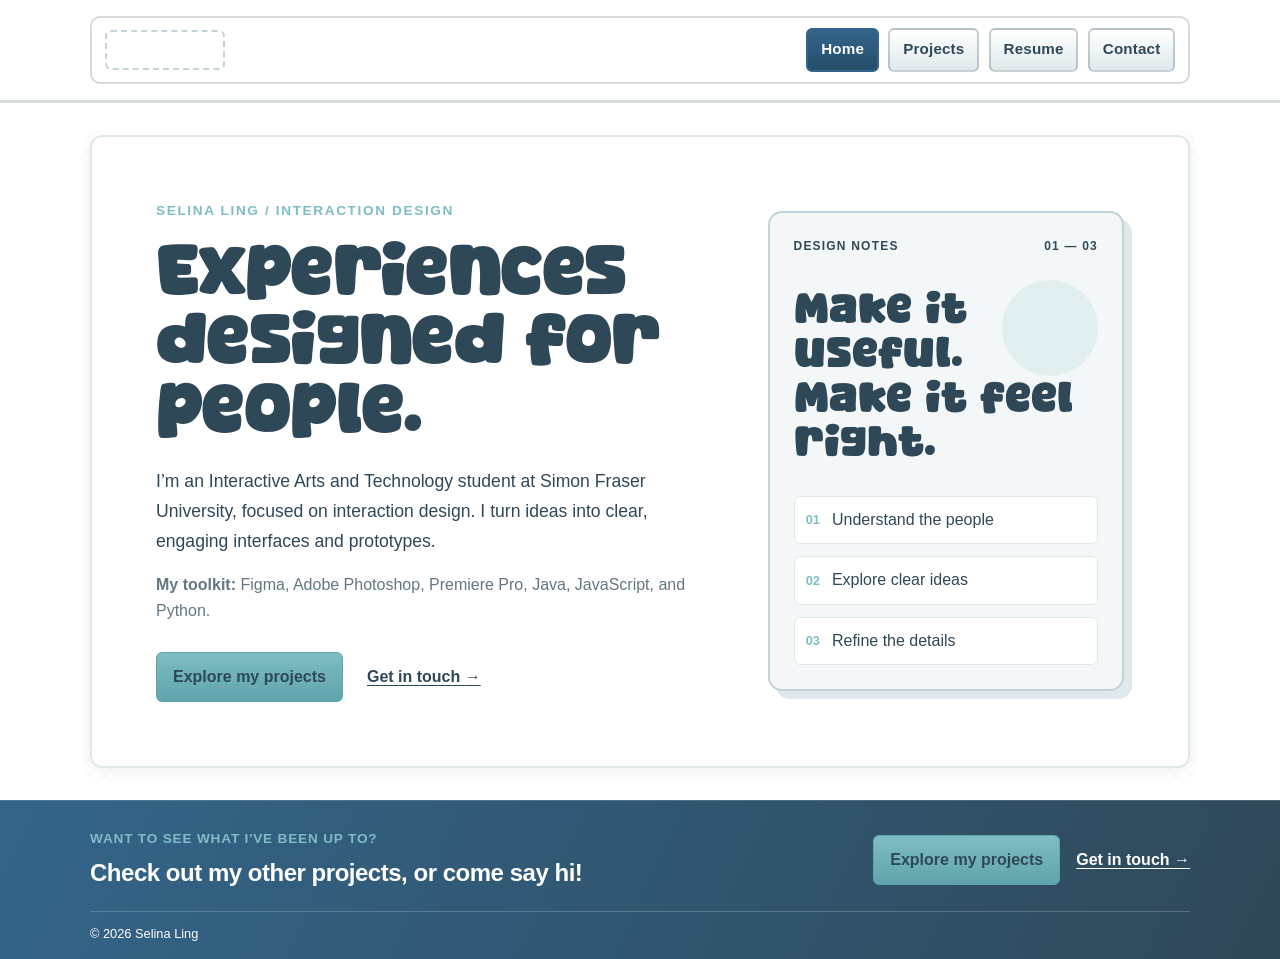
<file: index.html>
<!DOCTYPE html>

<html lang="en">

<head>
    <meta charset="utf-8">
    <meta name="viewport" content="width=device-width, initial-scale=1">
    <title>Selina Ling Portfolio 2026</title>

    <link href="css/styles.css" rel="stylesheet">
    <link href="css/loadFonts.css" rel="stylesheet">
</head>


<body>

    <header class="site-header">
        <nav class="site-nav" aria-label="Main navigation">
            <div class="nav-logo" aria-hidden="true"></div>
            <div class="nav-links">
                <a href="index.html" aria-current="page">Home</a>
                <a href="projects.html">Projects</a>
                <a href="resume.html">Resume</a>
                <a href="contact.html">Contact</a>
            </div>
        </nav>
    </header>

    <main class="page-content home-page">
        <section class="home-hero" aria-labelledby="home-title">
            <div class="home-hero__copy">
                <p class="home-eyebrow">Selina Ling <span aria-hidden="true">/</span> Interaction Design</p>
                <h1 id="home-title">Experiences designed for people.</h1>
                <p class="home-lede">I’m an Interactive Arts and Technology student at Simon Fraser University, focused on interaction design. I turn ideas into clear, engaging interfaces and prototypes.</p>
                <p class="home-tools"><strong>My toolkit:</strong> Figma, Adobe Photoshop, Premiere Pro, Java, JavaScript, and Python.</p>
                <div class="home-actions">
                    <a class="home-button" href="projects.html">Explore my projects</a>
                    <a class="home-text-link" href="contact.html">Get in touch <span aria-hidden="true">→</span></a>
                </div>
            </div>

            <aside class="home-visual" aria-label="A snapshot of my design approach">
                <div class="home-visual__header">
                    <span>DESIGN NOTES</span>
                    <span>01 — 03</span>
                </div>
                <p class="home-visual__title">Make it useful.<br>Make it feel right.</p>
                <ol class="home-steps">
                    <li><span>01</span> Understand the people</li>
                    <li><span>02</span> Explore clear ideas</li>
                    <li><span>03</span> Refine the details</li>
                </ol>
                <span class="home-visual__spark" aria-hidden="true"></span>
            </aside>
        </section>
    </main>

    <footer class="site-footer">
        <div class="site-footer__inner">
            <div>
                <p class="site-footer__eyebrow">Want to see what I've been up to?</p>
                <h2>Check out my other projects, or come say hi!</h2>
            </div>
            <div class="site-footer__actions">
                <a class="site-footer__projects" href="projects.html">Explore my projects</a>
                <a class="site-footer__contact" href="contact.html">Get in touch <span aria-hidden="true">&rarr;</span></a>
            </div>
        </div>
        <p class="site-footer__copyright">&copy; 2026 Selina Ling</p>
    </footer>

</body>


</html>
</file>
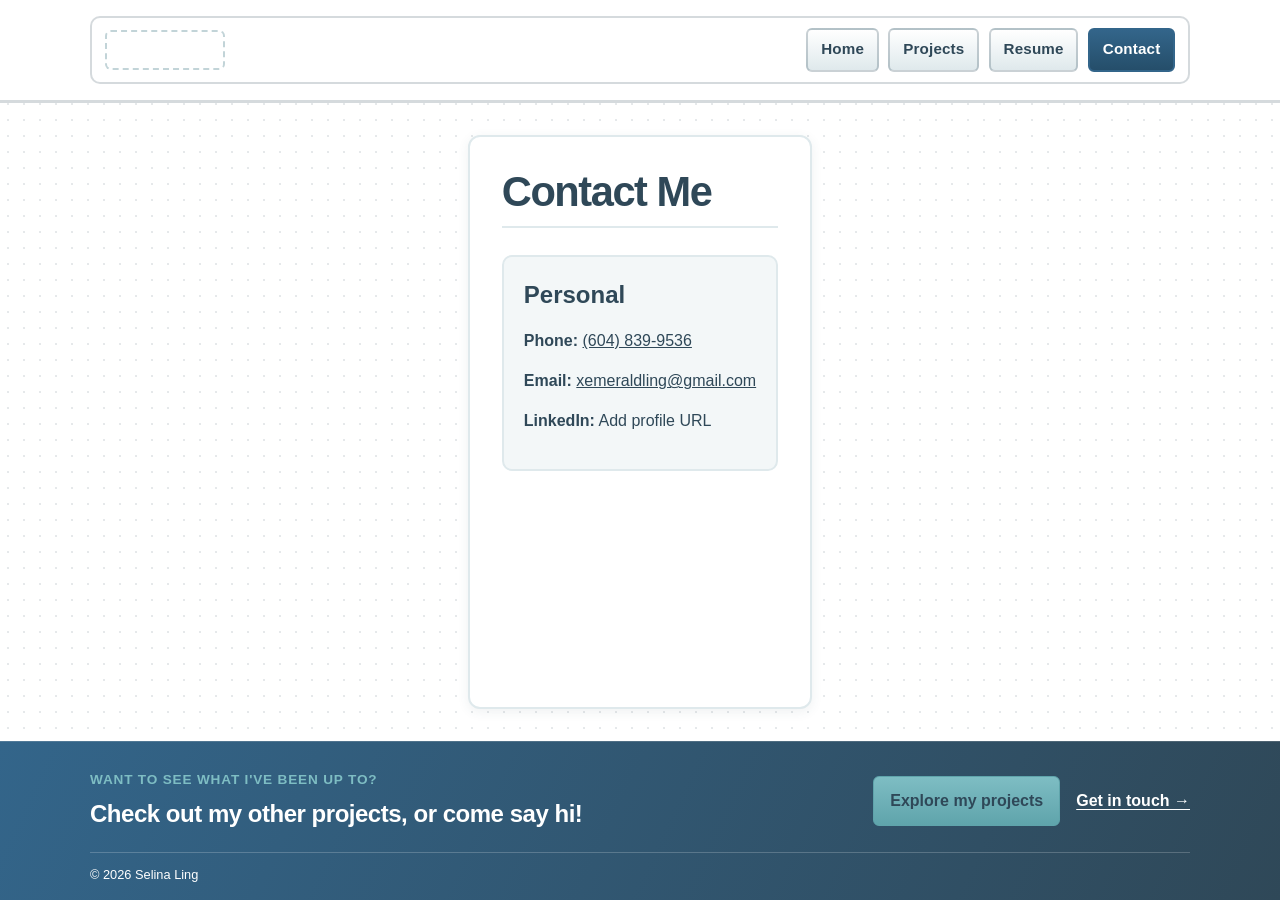
<file: contact.html>
<!DOCTYPE html>
<html lang="en">
<head>
    <meta charset="utf-8">
    <meta name="viewport" content="width=device-width, initial-scale=1">
    <title>Contact | Selina Ling Portfolio</title>
    <link href="css/styles.css" rel="stylesheet">
    <link href="css/loadFonts.css" rel="stylesheet">
</head>
<body>
    <header class="site-header">
        <nav class="site-nav" aria-label="Main navigation">
            <div class="nav-logo" aria-hidden="true"></div>
            <div class="nav-links">
                <a href="index.html">Home</a>
                <a href="projects.html">Projects</a>
                <a href="resume.html">Resume</a>
                <a href="contact.html" aria-current="page">Contact</a>
            </div>
        </nav>
    </header>
    <main class="page-content">
        <h1>Contact Me</h1>
        <div class="contact-grid">
            <section class="contact-card" aria-labelledby="contact-personal">
                <h2 id="contact-personal">Personal</h2>
                <p><strong>Phone:</strong> <a href="tel:+16048399536">(604) 839-9536</a></p>
                <p><strong>Email:</strong> <a href="mailto:xemeraldling@gmail.com">xemeraldling@gmail.com</a></p>
                <p><strong>LinkedIn:</strong> Add profile URL</p>
            </section>
        </div>
    </main>
    <footer class="site-footer">
        <div class="site-footer__inner">
            <div>
                <p class="site-footer__eyebrow">Want to see what I've been up to?</p>
                <h2>Check out my other projects, or come say hi!</h2>
            </div>
            <div class="site-footer__actions">
                <a class="site-footer__projects" href="projects.html">Explore my projects</a>
                <a class="site-footer__contact" href="contact.html">Get in touch <span aria-hidden="true">&rarr;</span></a>
            </div>
        </div>
        <p class="site-footer__copyright">&copy; 2026 Selina Ling</p>
    </footer>
</body>
</html>
</file>
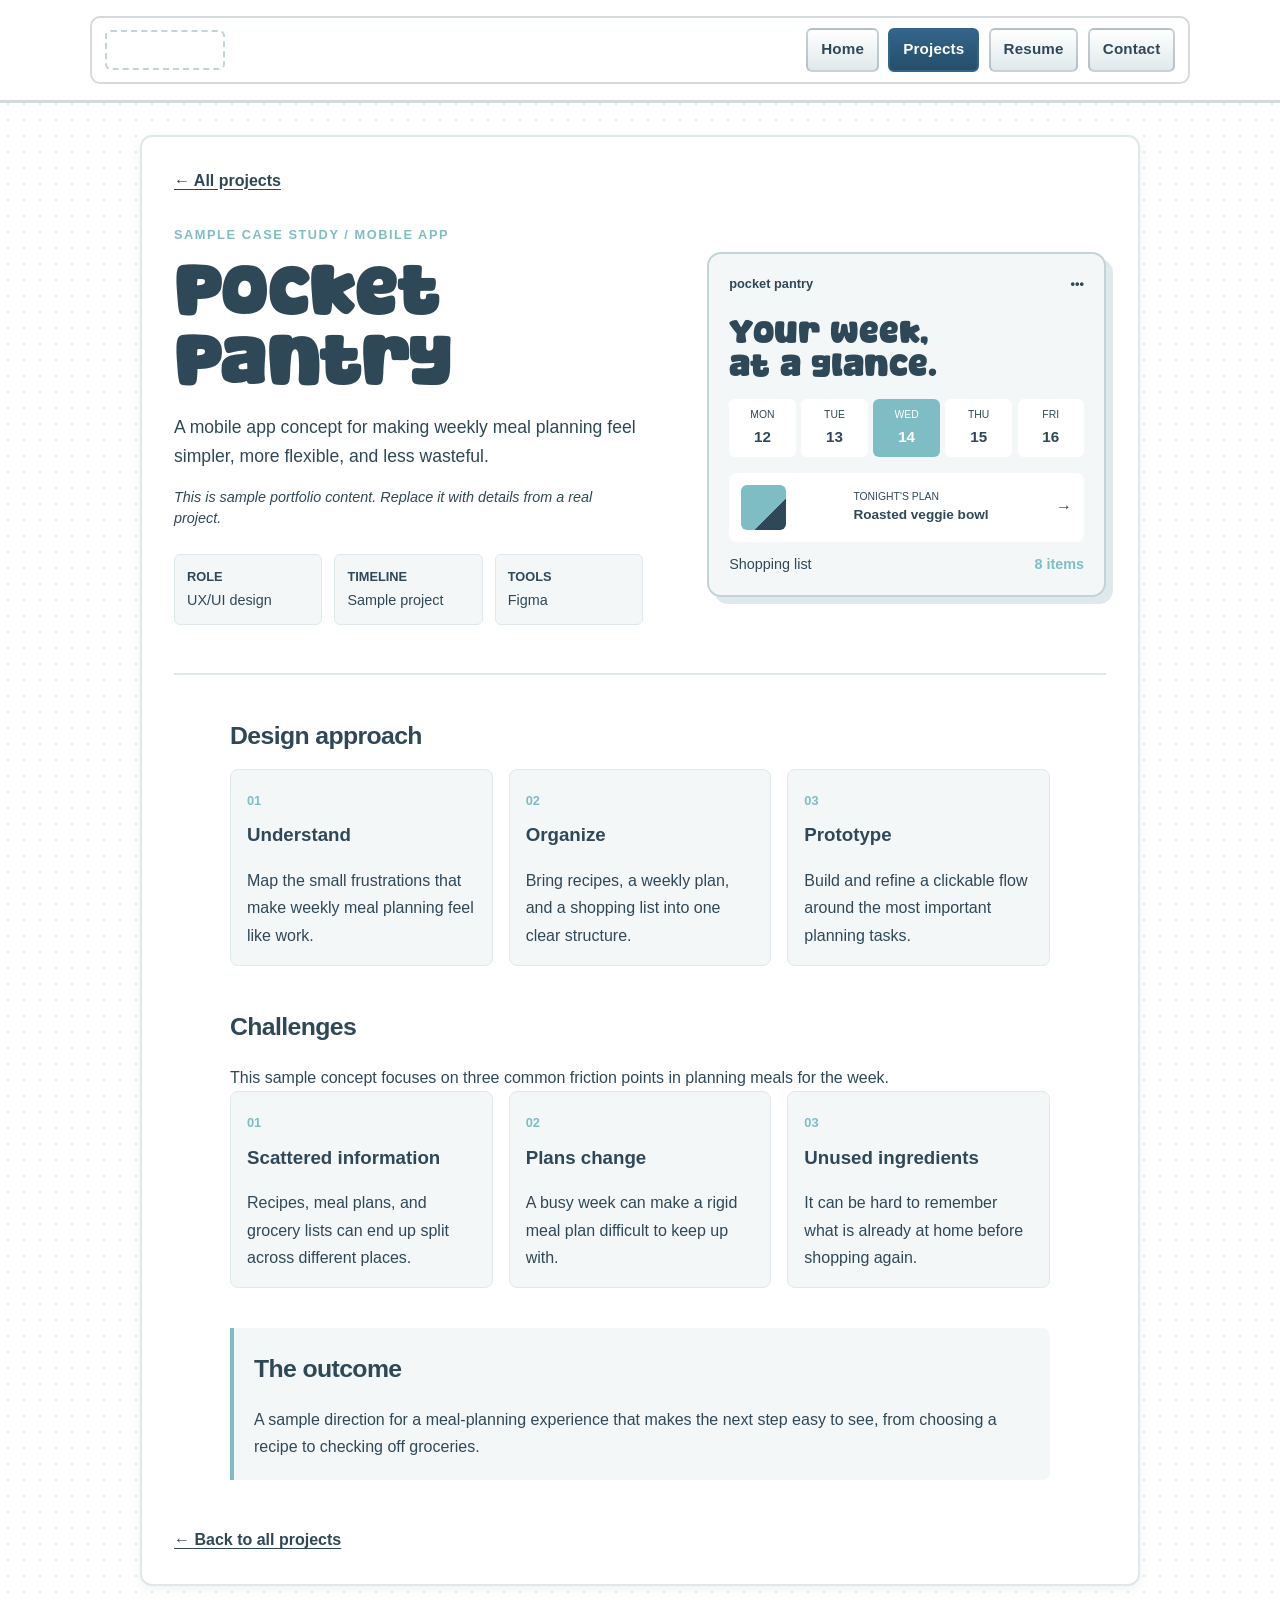
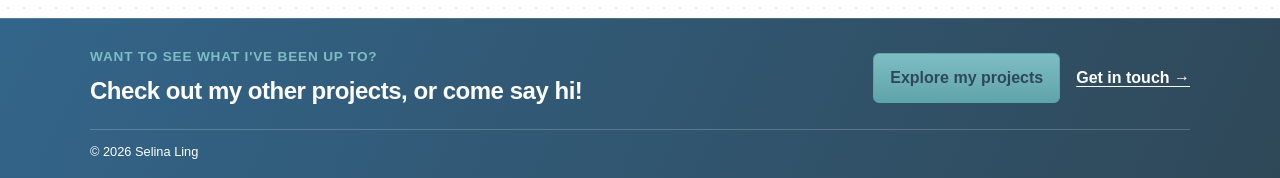
<file: project-sample.html>
<!DOCTYPE html>
<html lang="en">
<head>
    <meta charset="utf-8">
    <meta name="viewport" content="width=device-width, initial-scale=1">
    <title>Pocket Pantry | Selina Ling Portfolio</title>
    <link href="css/styles.css" rel="stylesheet">
    <link href="css/loadFonts.css" rel="stylesheet">
</head>
<body>
    <header class="site-header">
        <nav class="site-nav" aria-label="Main navigation">
            <div class="nav-logo" aria-hidden="true"></div>
            <div class="nav-links">
                <a href="index.html">Home</a>
                <a href="projects.html" aria-current="page">Projects</a>
                <a href="resume.html">Resume</a>
                <a href="contact.html">Contact</a>
            </div>
        </nav>
    </header>
    <main class="page-content case-study">
        <a class="case-study__back" href="projects.html"><span aria-hidden="true">&larr;</span> All projects</a>
        <section class="case-study__hero" aria-labelledby="case-study-title">
            <div class="case-study__intro">
                <p class="case-study__eyebrow">Sample case study <span aria-hidden="true">/</span> Mobile app</p>
                <h1 id="case-study-title">Pocket Pantry</h1>
                <p class="case-study__lead">A mobile app concept for making weekly meal planning feel simpler, more flexible, and less wasteful.</p>
                <p class="case-study__note">This is sample portfolio content. Replace it with details from a real project.</p>
                <dl class="case-study__meta">
                    <div>
                        <dt>Role</dt>
                        <dd>UX/UI design</dd>
                    </div>
                    <div>
                        <dt>Timeline</dt>
                        <dd>Sample project</dd>
                    </div>
                    <div>
                        <dt>Tools</dt>
                        <dd>Figma</dd>
                    </div>
                </dl>
            </div>
            <aside class="case-study-preview" aria-label="Illustrative meal-planning app screen">
                <div class="case-study-preview__top">
                    <span>pocket pantry</span>
                    <span aria-hidden="true">•••</span>
                </div>
                <p class="case-study-preview__greeting">Your week,<br>at a glance.</p>
                <div class="case-study-preview__week">
                    <span>MON<strong>12</strong></span>
                    <span>TUE<strong>13</strong></span>
                    <span class="is-selected">WED<strong>14</strong></span>
                    <span>THU<strong>15</strong></span>
                    <span>FRI<strong>16</strong></span>
                </div>
                <div class="case-study-preview__meal">
                    <span class="case-study-preview__meal-image" aria-hidden="true"></span>
                    <span><small>TONIGHT'S PLAN</small><strong>Roasted veggie bowl</strong></span>
                    <span aria-hidden="true">&rarr;</span>
                </div>
                <p class="case-study-preview__list">Shopping list <strong>8 items</strong></p>
            </aside>
        </section>

        <section class="case-study__section" aria-labelledby="case-study-approach">
            <h2 id="case-study-approach">Design approach</h2>
            <div class="case-study-steps">
                <article>
                    <span>01</span>
                    <h3>Understand</h3>
                    <p>Map the small frustrations that make weekly meal planning feel like work.</p>
                </article>
                <article>
                    <span>02</span>
                    <h3>Organize</h3>
                    <p>Bring recipes, a weekly plan, and a shopping list into one clear structure.</p>
                </article>
                <article>
                    <span>03</span>
                    <h3>Prototype</h3>
                    <p>Build and refine a clickable flow around the most important planning tasks.</p>
                </article>
            </div>
        </section>

        <section class="case-study__section" aria-labelledby="case-study-challenges">
            <h2 id="case-study-challenges">Challenges</h2>
            <p>This sample concept focuses on three common friction points in planning meals for the week.</p>
            <div class="case-study-challenges">
                <article>
                    <span>01</span>
                    <h3>Scattered information</h3>
                    <p>Recipes, meal plans, and grocery lists can end up split across different places.</p>
                </article>
                <article>
                    <span>02</span>
                    <h3>Plans change</h3>
                    <p>A busy week can make a rigid meal plan difficult to keep up with.</p>
                </article>
                <article>
                    <span>03</span>
                    <h3>Unused ingredients</h3>
                    <p>It can be hard to remember what is already at home before shopping again.</p>
                </article>
            </div>
        </section>

        <section class="case-study__section case-study__outcome" aria-labelledby="case-study-outcome">
            <h2 id="case-study-outcome">The outcome</h2>
            <p>A sample direction for a meal-planning experience that makes the next step easy to see, from choosing a recipe to checking off groceries.</p>
        </section>

        <a class="case-study__back case-study__back--bottom" href="projects.html"><span aria-hidden="true">&larr;</span> Back to all projects</a>
    </main>
    <footer class="site-footer">
        <div class="site-footer__inner">
            <div>
                <p class="site-footer__eyebrow">Want to see what I've been up to?</p>
                <h2>Check out my other projects, or come say hi!</h2>
            </div>
            <div class="site-footer__actions">
                <a class="site-footer__projects" href="projects.html">Explore my projects</a>
                <a class="site-footer__contact" href="contact.html">Get in touch <span aria-hidden="true">&rarr;</span></a>
            </div>
        </div>
        <p class="site-footer__copyright">&copy; 2026 Selina Ling</p>
    </footer>
</body>
</html>
</file>
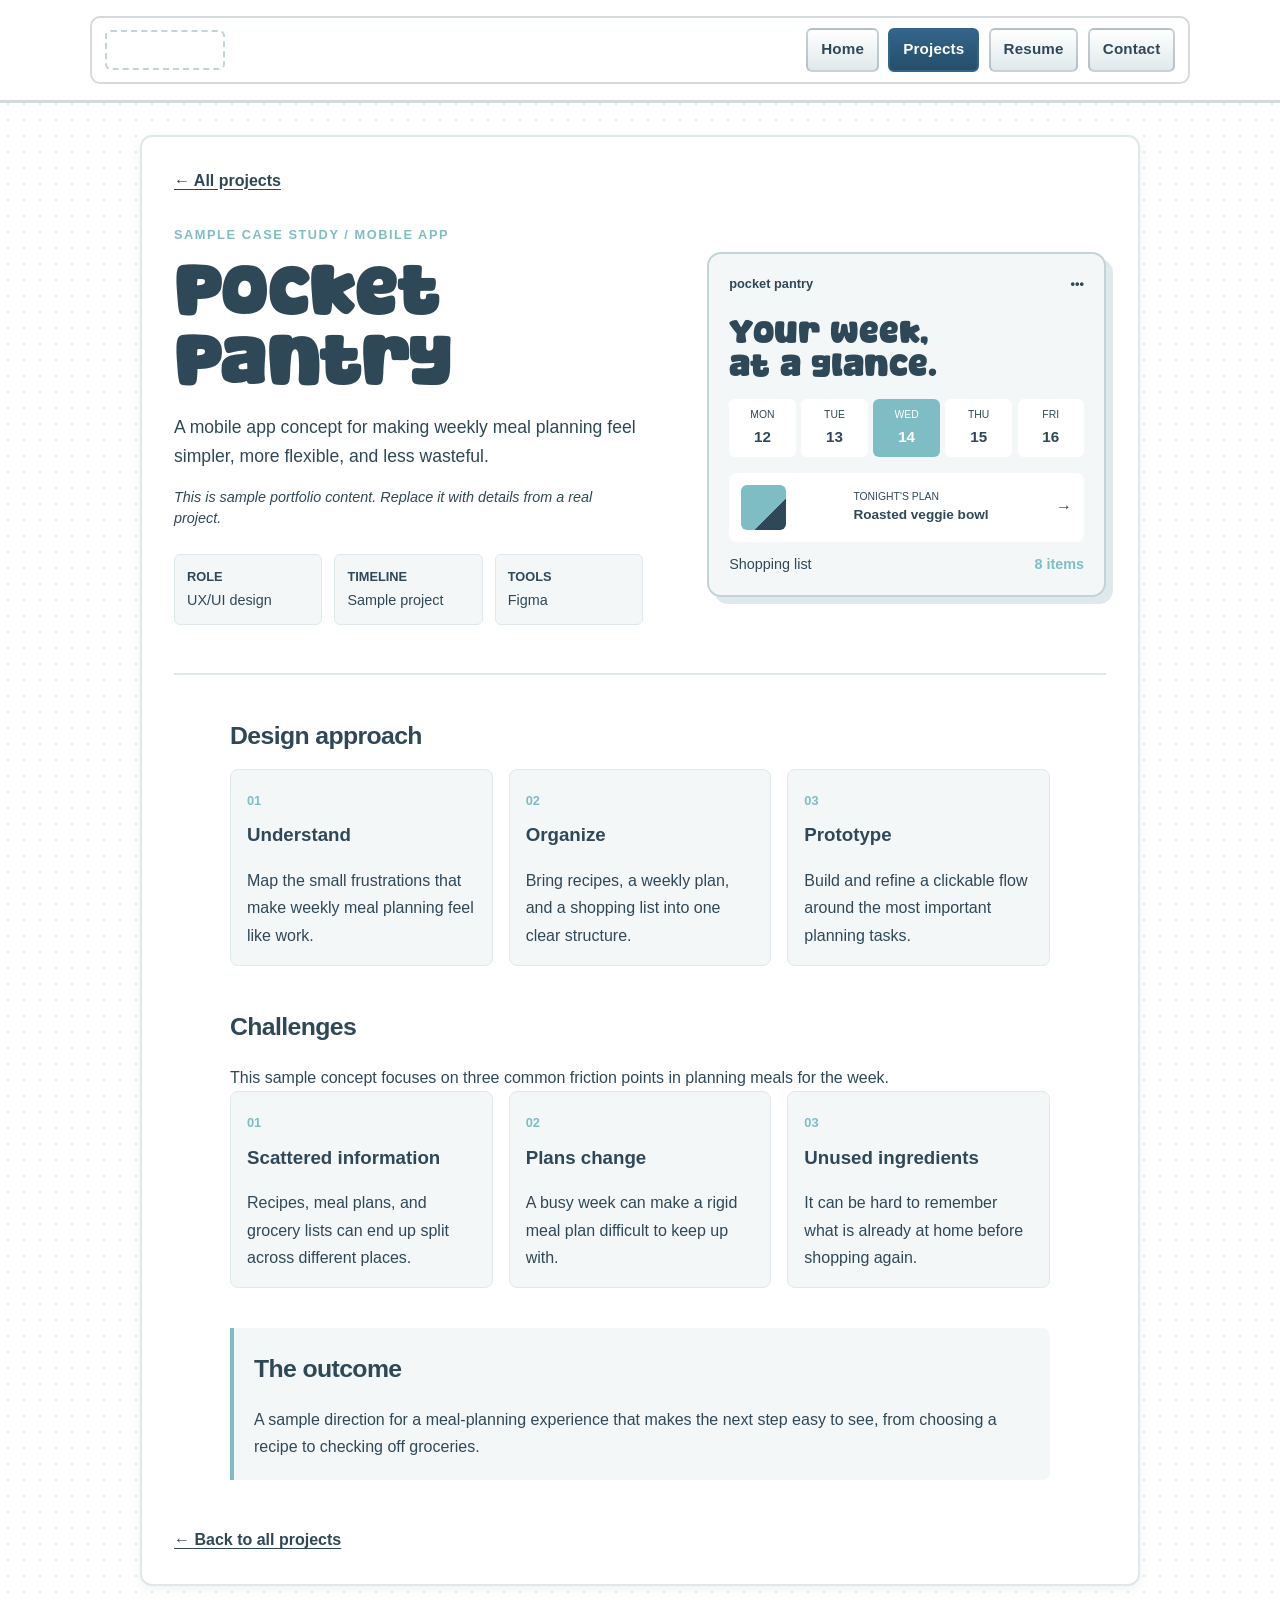
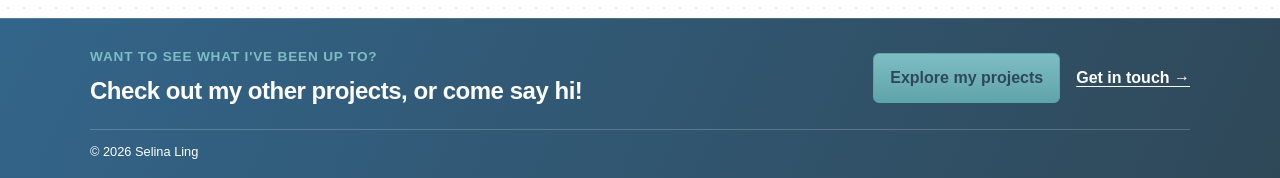
<file: projectBiteMap.html>
<!DOCTYPE html>
<html lang="en">
<head>
    <meta charset="utf-8">
    <meta name="viewport" content="width=device-width, initial-scale=1">
    <title>Towards The Light | Selina Ling Portfolio</title>
    <link href="css/styles.css" rel="stylesheet">
    <link href="css/loadFonts.css" rel="stylesheet">
</head>
<body>
    <header class="site-header">
        <nav class="site-nav" aria-label="Main navigation">
            <div class="nav-logo" aria-hidden="true"></div>
            <div class="nav-links">
                <a href="index.html">Home</a>
                <a href="projects.html" aria-current="page">Projects</a>
                <a href="resume.html">Resume</a>
                <a href="contact.html">Contact</a>
            </div>
        </nav>
    </header>
    <main class="page-content case-study">
        <a class="case-study__back" href="projects.html"><span aria-hidden="true">&larr;</span> All projects</a>
        <section class="case-study__hero" aria-labelledby="case-study-title">
            <div class="case-study__intro">
                <p class="case-study__eyebrow">Sample case study <span aria-hidden="true">/</span> Mobile app</p>
                <h1 id="case-study-title">Pocket Pantry</h1>
                <p class="case-study__lead">A mobile app concept for making weekly meal planning feel simpler, more flexible, and less wasteful.</p>
                <p class="case-study__note">This is sample portfolio content. Replace it with details from a real project.</p>
                <dl class="case-study__meta">
                    <div>
                        <dt>Role</dt>
                        <dd>UX/UI design</dd>
                    </div>
                    <div>
                        <dt>Timeline</dt>
                        <dd>Sample project</dd>
                    </div>
                    <div>
                        <dt>Tools</dt>
                        <dd>Figma</dd>
                    </div>
                </dl>
            </div>
            <aside class="case-study-preview" aria-label="Illustrative meal-planning app screen">
                <div class="case-study-preview__top">
                    <span>pocket pantry</span>
                    <span aria-hidden="true">•••</span>
                </div>
                <p class="case-study-preview__greeting">Your week,<br>at a glance.</p>
                <div class="case-study-preview__week">
                    <span>MON<strong>12</strong></span>
                    <span>TUE<strong>13</strong></span>
                    <span class="is-selected">WED<strong>14</strong></span>
                    <span>THU<strong>15</strong></span>
                    <span>FRI<strong>16</strong></span>
                </div>
                <div class="case-study-preview__meal">
                    <span class="case-study-preview__meal-image" aria-hidden="true"></span>
                    <span><small>TONIGHT'S PLAN</small><strong>Roasted veggie bowl</strong></span>
                    <span aria-hidden="true">&rarr;</span>
                </div>
                <p class="case-study-preview__list">Shopping list <strong>8 items</strong></p>
            </aside>
        </section>

        <section class="case-study__section" aria-labelledby="case-study-approach">
            <h2 id="case-study-approach">Design approach</h2>
            <div class="case-study-steps">
                <article>
                    <span>01</span>
                    <h3>Understand</h3>
                    <p>Map the small frustrations that make weekly meal planning feel like work.</p>
                </article>
                <article>
                    <span>02</span>
                    <h3>Organize</h3>
                    <p>Bring recipes, a weekly plan, and a shopping list into one clear structure.</p>
                </article>
                <article>
                    <span>03</span>
                    <h3>Prototype</h3>
                    <p>Build and refine a clickable flow around the most important planning tasks.</p>
                </article>
            </div>
        </section>

        <section class="case-study__section" aria-labelledby="case-study-challenges">
            <h2 id="case-study-challenges">Challenges</h2>
            <p>This sample concept focuses on three common friction points in planning meals for the week.</p>
            <div class="case-study-challenges">
                <article>
                    <span>01</span>
                    <h3>Scattered information</h3>
                    <p>Recipes, meal plans, and grocery lists can end up split across different places.</p>
                </article>
                <article>
                    <span>02</span>
                    <h3>Plans change</h3>
                    <p>A busy week can make a rigid meal plan difficult to keep up with.</p>
                </article>
                <article>
                    <span>03</span>
                    <h3>Unused ingredients</h3>
                    <p>It can be hard to remember what is already at home before shopping again.</p>
                </article>
            </div>
        </section>

        <section class="case-study__section case-study__outcome" aria-labelledby="case-study-outcome">
            <h2 id="case-study-outcome">The outcome</h2>
            <p>A sample direction for a meal-planning experience that makes the next step easy to see, from choosing a recipe to checking off groceries.</p>
        </section>

        <a class="case-study__back case-study__back--bottom" href="projects.html"><span aria-hidden="true">&larr;</span> Back to all projects</a>
    </main>
    <footer class="site-footer">
        <div class="site-footer__inner">
            <div>
                <p class="site-footer__eyebrow">Want to see what I've been up to?</p>
                <h2>Check out my other projects, or come say hi!</h2>
            </div>
            <div class="site-footer__actions">
                <a class="site-footer__projects" href="projects.html">Explore my projects</a>
                <a class="site-footer__contact" href="contact.html">Get in touch <span aria-hidden="true">&rarr;</span></a>
            </div>
        </div>
        <p class="site-footer__copyright">&copy; 2026 Selina Ling</p>
    </footer>
</body>
</html>
</file>
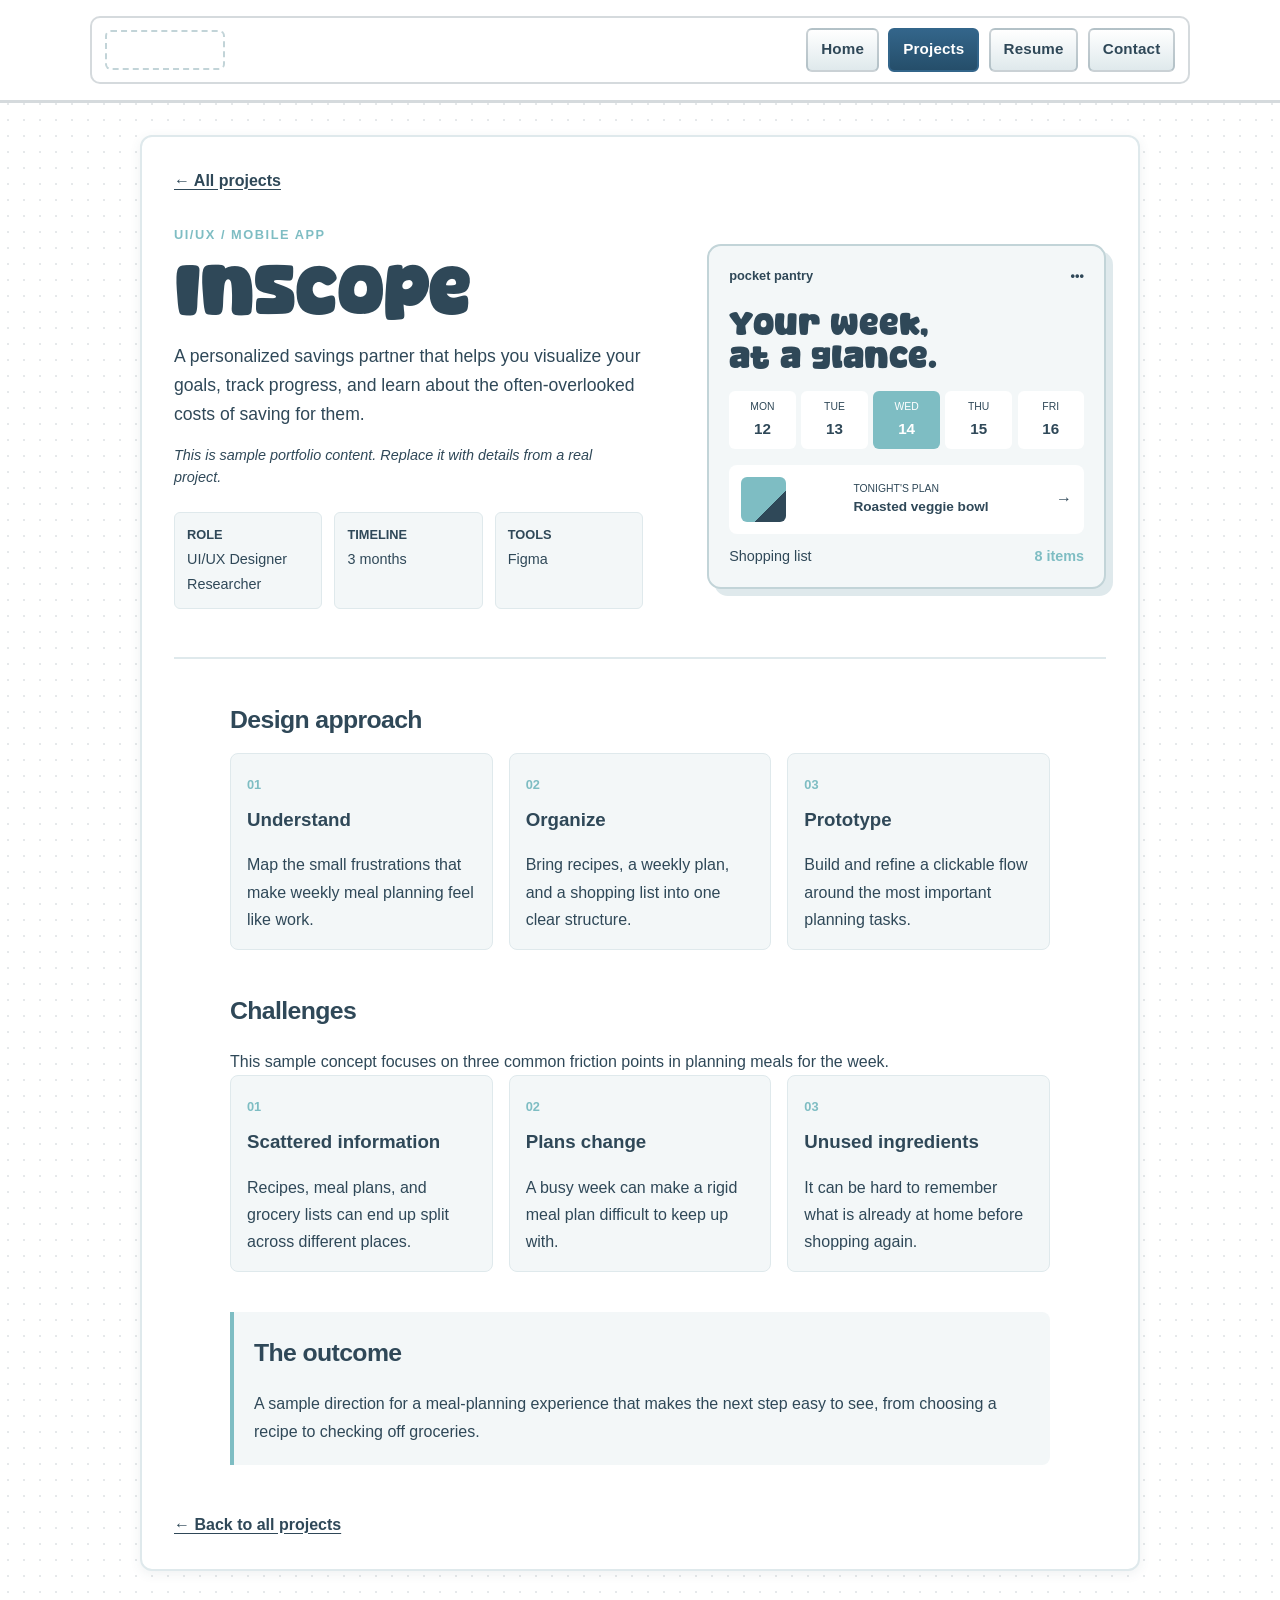
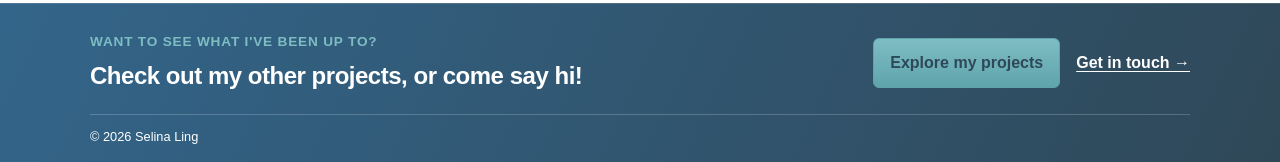
<file: projectInScope.html>
<!DOCTYPE html>
<html lang="en">
<head>
    <meta charset="utf-8">
    <meta name="viewport" content="width=device-width, initial-scale=1">
    <title>InScope | Selina Ling Portfolio</title>
    <link href="css/styles.css" rel="stylesheet">
    <link href="css/loadFonts.css" rel="stylesheet">
</head>
<body>
    <header class="site-header">
        <nav class="site-nav" aria-label="Main navigation">
            <div class="nav-logo" aria-hidden="true"></div>
            <div class="nav-links">
                <a href="index.html">Home</a>
                <a href="projects.html" aria-current="page">Projects</a>
                <a href="resume.html">Resume</a>
                <a href="contact.html">Contact</a>
            </div>
        </nav>
    </header>
    <main class="page-content case-study">
        <a class="case-study__back" href="projects.html"><span aria-hidden="true">&larr;</span> All projects</a>
        <section class="case-study__hero" aria-labelledby="case-study-title">
            <div class="case-study__intro">
                <p class="case-study__eyebrow">UI/UX / Mobile App</p>
                <h1 id="case-study-title">InScope</h1>
                <p class="case-study__lead">A personalized savings partner that helps you visualize your goals, track progress, and learn about the often-overlooked costs of saving for them.</p>
                <p class="case-study__note">This is sample portfolio content. Replace it with details from a real project.</p>
                <dl class="case-study__meta">
                    <div>
                        <dt>Role</dt>
                        <dd>UI/UX Designer</dd>
                        <dd>Researcher</dd>
                    </div>
                    <div>
                        <dt>Timeline</dt>
                        <dd>3 months</dd>
                    </div>
                    <div>
                        <dt>Tools</dt>
                        <dd>Figma</dd>
                    </div>
                </dl>
            </div>
            <aside class="case-study-preview" aria-label="Illustrative meal-planning app screen">
                <div class="case-study-preview__top">
                    <span>pocket pantry</span>
                    <span aria-hidden="true">•••</span>
                </div>
                <p class="case-study-preview__greeting">Your week,<br>at a glance.</p>
                <div class="case-study-preview__week">
                    <span>MON<strong>12</strong></span>
                    <span>TUE<strong>13</strong></span>
                    <span class="is-selected">WED<strong>14</strong></span>
                    <span>THU<strong>15</strong></span>
                    <span>FRI<strong>16</strong></span>
                </div>
                <div class="case-study-preview__meal">
                    <span class="case-study-preview__meal-image" aria-hidden="true"></span>
                    <span><small>TONIGHT'S PLAN</small><strong>Roasted veggie bowl</strong></span>
                    <span aria-hidden="true">&rarr;</span>
                </div>
                <p class="case-study-preview__list">Shopping list <strong>8 items</strong></p>
            </aside>
        </section>

        <section class="case-study__section" aria-labelledby="case-study-approach">
            <h2 id="case-study-approach">Design approach</h2>
            <div class="case-study-steps">
                <article>
                    <span>01</span>
                    <h3>Understand</h3>
                    <p>Map the small frustrations that make weekly meal planning feel like work.</p>
                </article>
                <article>
                    <span>02</span>
                    <h3>Organize</h3>
                    <p>Bring recipes, a weekly plan, and a shopping list into one clear structure.</p>
                </article>
                <article>
                    <span>03</span>
                    <h3>Prototype</h3>
                    <p>Build and refine a clickable flow around the most important planning tasks.</p>
                </article>
            </div>
        </section>

        <section class="case-study__section" aria-labelledby="case-study-challenges">
            <h2 id="case-study-challenges">Challenges</h2>
            <p>This sample concept focuses on three common friction points in planning meals for the week.</p>
            <div class="case-study-challenges">
                <article>
                    <span>01</span>
                    <h3>Scattered information</h3>
                    <p>Recipes, meal plans, and grocery lists can end up split across different places.</p>
                </article>
                <article>
                    <span>02</span>
                    <h3>Plans change</h3>
                    <p>A busy week can make a rigid meal plan difficult to keep up with.</p>
                </article>
                <article>
                    <span>03</span>
                    <h3>Unused ingredients</h3>
                    <p>It can be hard to remember what is already at home before shopping again.</p>
                </article>
            </div>
        </section>

        <section class="case-study__section case-study__outcome" aria-labelledby="case-study-outcome">
            <h2 id="case-study-outcome">The outcome</h2>
            <p>A sample direction for a meal-planning experience that makes the next step easy to see, from choosing a recipe to checking off groceries.</p>
        </section>

        <a class="case-study__back case-study__back--bottom" href="projects.html"><span aria-hidden="true">&larr;</span> Back to all projects</a>
    </main>
    <footer class="site-footer">
        <div class="site-footer__inner">
            <div>
                <p class="site-footer__eyebrow">Want to see what I've been up to?</p>
                <h2>Check out my other projects, or come say hi!</h2>
            </div>
            <div class="site-footer__actions">
                <a class="site-footer__projects" href="projects.html">Explore my projects</a>
                <a class="site-footer__contact" href="contact.html">Get in touch <span aria-hidden="true">&rarr;</span></a>
            </div>
        </div>
        <p class="site-footer__copyright">&copy; 2026 Selina Ling</p>
    </footer>
</body>
</html>
</file>
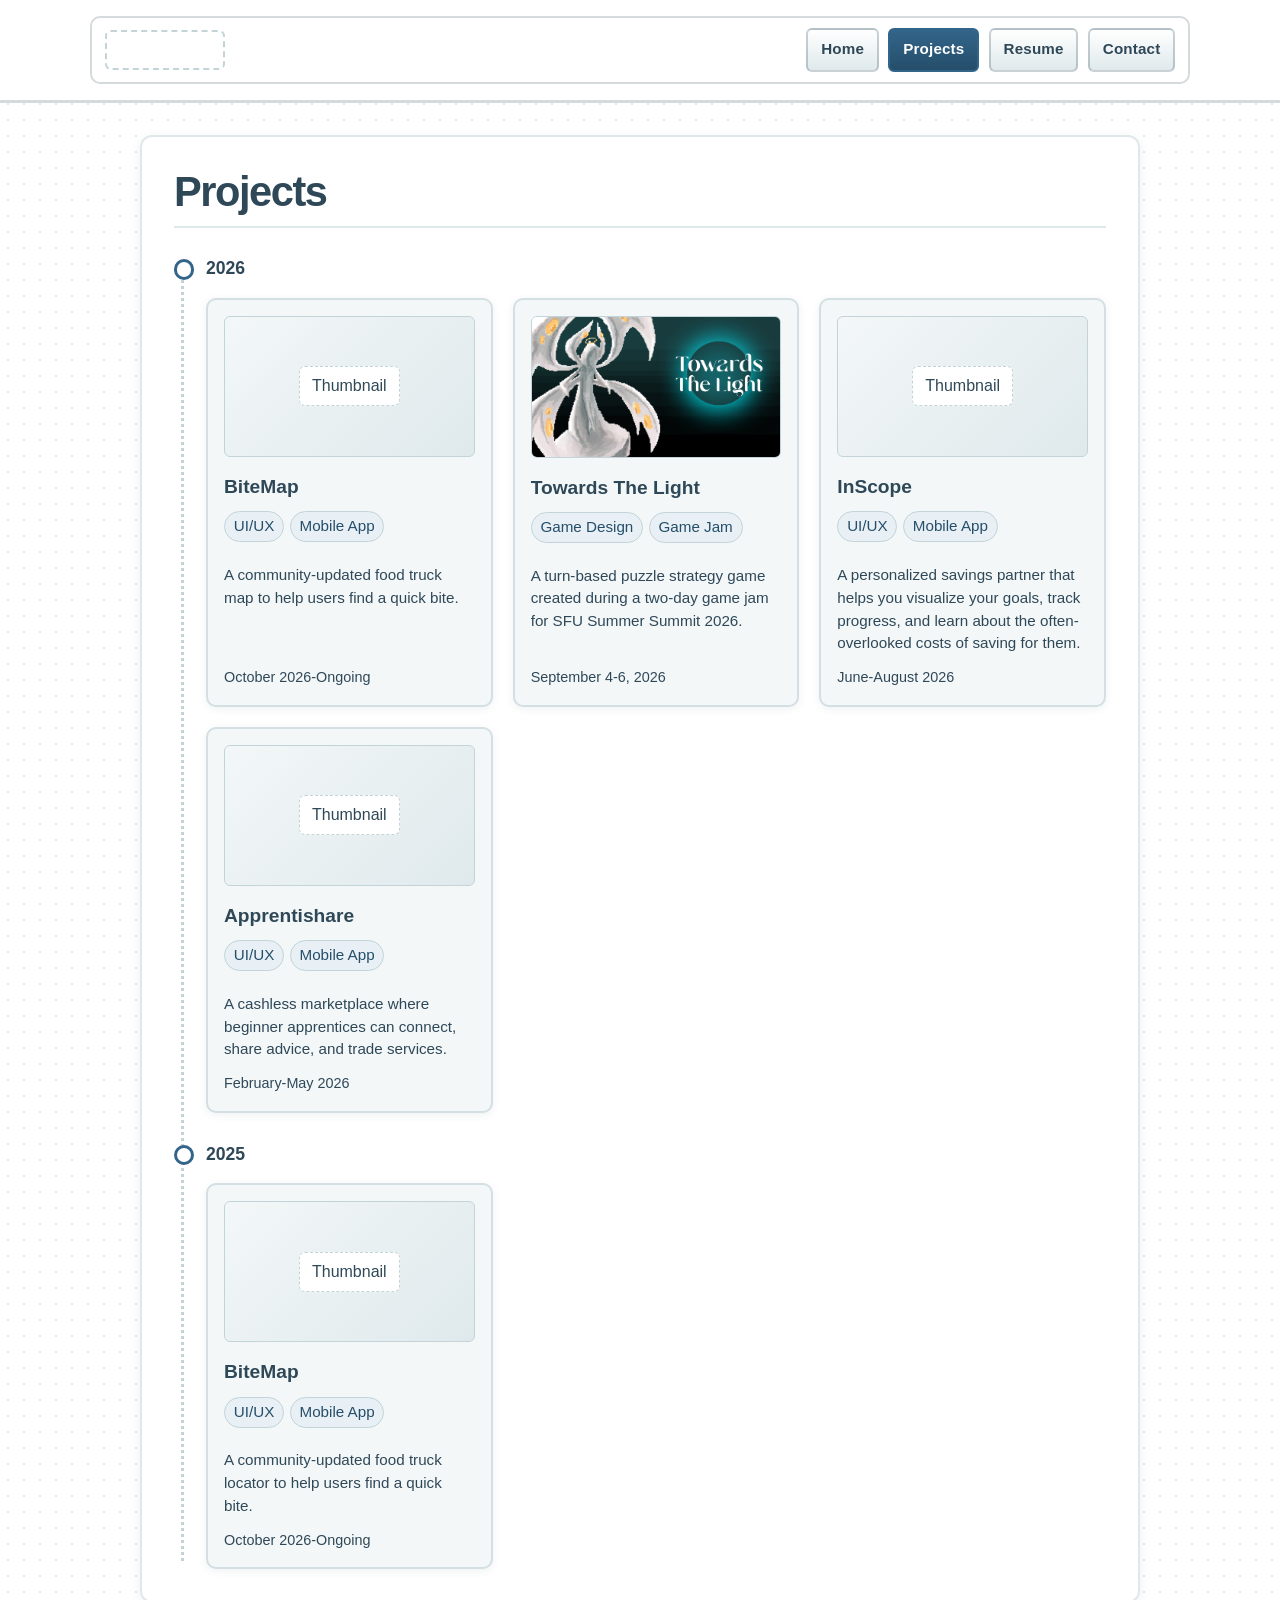
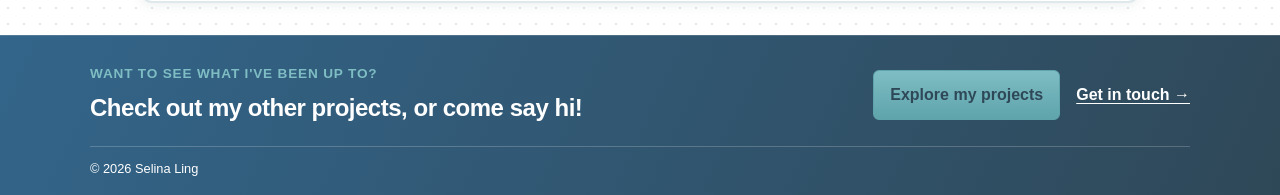
<file: projects.html>
<!DOCTYPE html>
<html lang="en">
<head>
    <meta charset="utf-8">
    <meta name="viewport" content="width=device-width, initial-scale=1">
    <title>Projects | Selina Ling Portfolio</title>
    <link href="css/styles.css" rel="stylesheet">
    <link href="css/loadFonts.css" rel="stylesheet">
</head>
<body>
    <header class="site-header">
        <nav class="site-nav" aria-label="Main navigation">
            <div class="nav-logo" aria-hidden="true"></div>
            <div class="nav-links">
                <a href="index.html">Home</a>
                <a href="projects.html" aria-current="page">Projects</a>
                <a href="resume.html">Resume</a>
                <a href="contact.html">Contact</a>
            </div>
        </nav>
    </header>
    <main class="page-content">
        <h1>Projects</h1>
        <div class="project-timeline">
            <section class="project-period" aria-labelledby="project-period-2026">
                <h2 class="project-period__date" id="project-period-2026">2026</h2>
                <div class="project-grid" role="group" aria-label="2026 projects">
                    <a class="project-card-link" href="projectBiteMap.html">
                    <article class="project-card">
                        <div class="project-card__thumbnail" aria-hidden="true">
                            <span>Thumbnail</span>
                        </div>
                        <div class="project-card__details">
                            <h3>BiteMap</h3>
                            <ul class="project-card__tags" aria-label="Project tags">
                                <li class="project-card__tag">UI/UX</li>
                                <li class="project-card__tag">Mobile App</li>
                            </ul>
                            <p class="project-card__description">A community-updated food truck map to help users find a quick bite.</p>
                            <p class="project-card__date">October 2026-Ongoing</p>
                        </div>
                    </article>
                    </a>
                    <!-- ROW -->
                    <a class="project-card-link" href="projectTowardsTheLight.html">
                    <article class="project-card">
                        <div class="project-card__thumbnail">
                            <img src="img/towardsTheLightThumbnail.jpg" alt="Start menu screen of the game Towards The Light.">
                        </div>
                        <div class="project-card__details">
                            <h3>Towards The Light</h3>
                            <ul class="project-card__tags" aria-label="Project tags">
                                <li class="project-card__tag">Game Design</li>
                                <li class="project-card__tag">Game Jam</li>
                            </ul>
                            <p class="project-card__description">A turn-based puzzle strategy game created during a two-day game jam for SFU Summer Summit 2026.</p>
                            <p class="project-card__date">September 4-6, 2026</p>
                        </div>
                    </article>
                    </a>
                    <a class="project-card-link" href="projectInScope.html"> 
                    <article class="project-card">
                        <div class="project-card__thumbnail" aria-hidden="true">
                            <span>Thumbnail</span>
                        </div>
                        <div class="project-card__details">
                            <h3>InScope</h3>
                            <ul class="project-card__tags" aria-label="Project tags">
                                <li class="project-card__tag">UI/UX</li>
                                <li class="project-card__tag">Mobile App</li>
                            </ul>
                            <p class="project-card__description">A personalized savings partner that helps you visualize your goals, track progress, and learn about the often-overlooked costs of saving for them.</p>
                            <p class="project-card__date">June-August 2026</p>
                        </div>
                    </article>
                    </a>
                    <article class="project-card">
                        <div class="project-card__thumbnail" aria-hidden="true">
                            <span>Thumbnail</span>
                        </div>
                        <div class="project-card__details">
                            <h3>Apprentishare</h3>
                            <ul class="project-card__tags" aria-label="Project tags">
                                <li class="project-card__tag">UI/UX</li>
                                <li class="project-card__tag">Mobile App</li>
                            </ul>
                            <p class="project-card__description">A cashless marketplace where beginner apprentices can connect, share advice, and trade services.</p>
                            <p class="project-card__date">February-May 2026</p>
                        </div>
                    </article>
                </div>
            </section>

            <!-- 2025 -->
            <section class="project-period" aria-labelledby="project-period-2025">
                <h2 class="project-period__date" id="project-period-2025">2025</h2>
                <div class="project-grid" role="group" aria-label="2025 projects">
                    <article class="project-card">
                        <div class="project-card__thumbnail" aria-hidden="true">
                            <span>Thumbnail</span>
                        </div>
                        <div class="project-card__details">
                            <h3>BiteMap</h3>
                            <ul class="project-card__tags" aria-label="Project tags">
                                <li class="project-card__tag">UI/UX</li>
                                <li class="project-card__tag">Mobile App</li>
                            </ul>
                            <p class="project-card__description">A community-updated food truck locator to help users find a quick bite.</p>
                            <p class="project-card__date">October 2026-Ongoing</p>
                        </div>
                    </article>
                </div>
            </section>
        </div>
    </main>
    <footer class="site-footer">
        <div class="site-footer__inner">
            <div>
                <p class="site-footer__eyebrow">Want to see what I've been up to?</p>
                <h2>Check out my other projects, or come say hi!</h2>
            </div>
            <div class="site-footer__actions">
                <a class="site-footer__projects" href="projects.html">Explore my projects</a>
                <a class="site-footer__contact" href="contact.html">Get in touch <span aria-hidden="true">&rarr;</span></a>
            </div>
        </div>
        <p class="site-footer__copyright">&copy; 2026 Selina Ling</p>
    </footer>
</body>
</html>
</file>
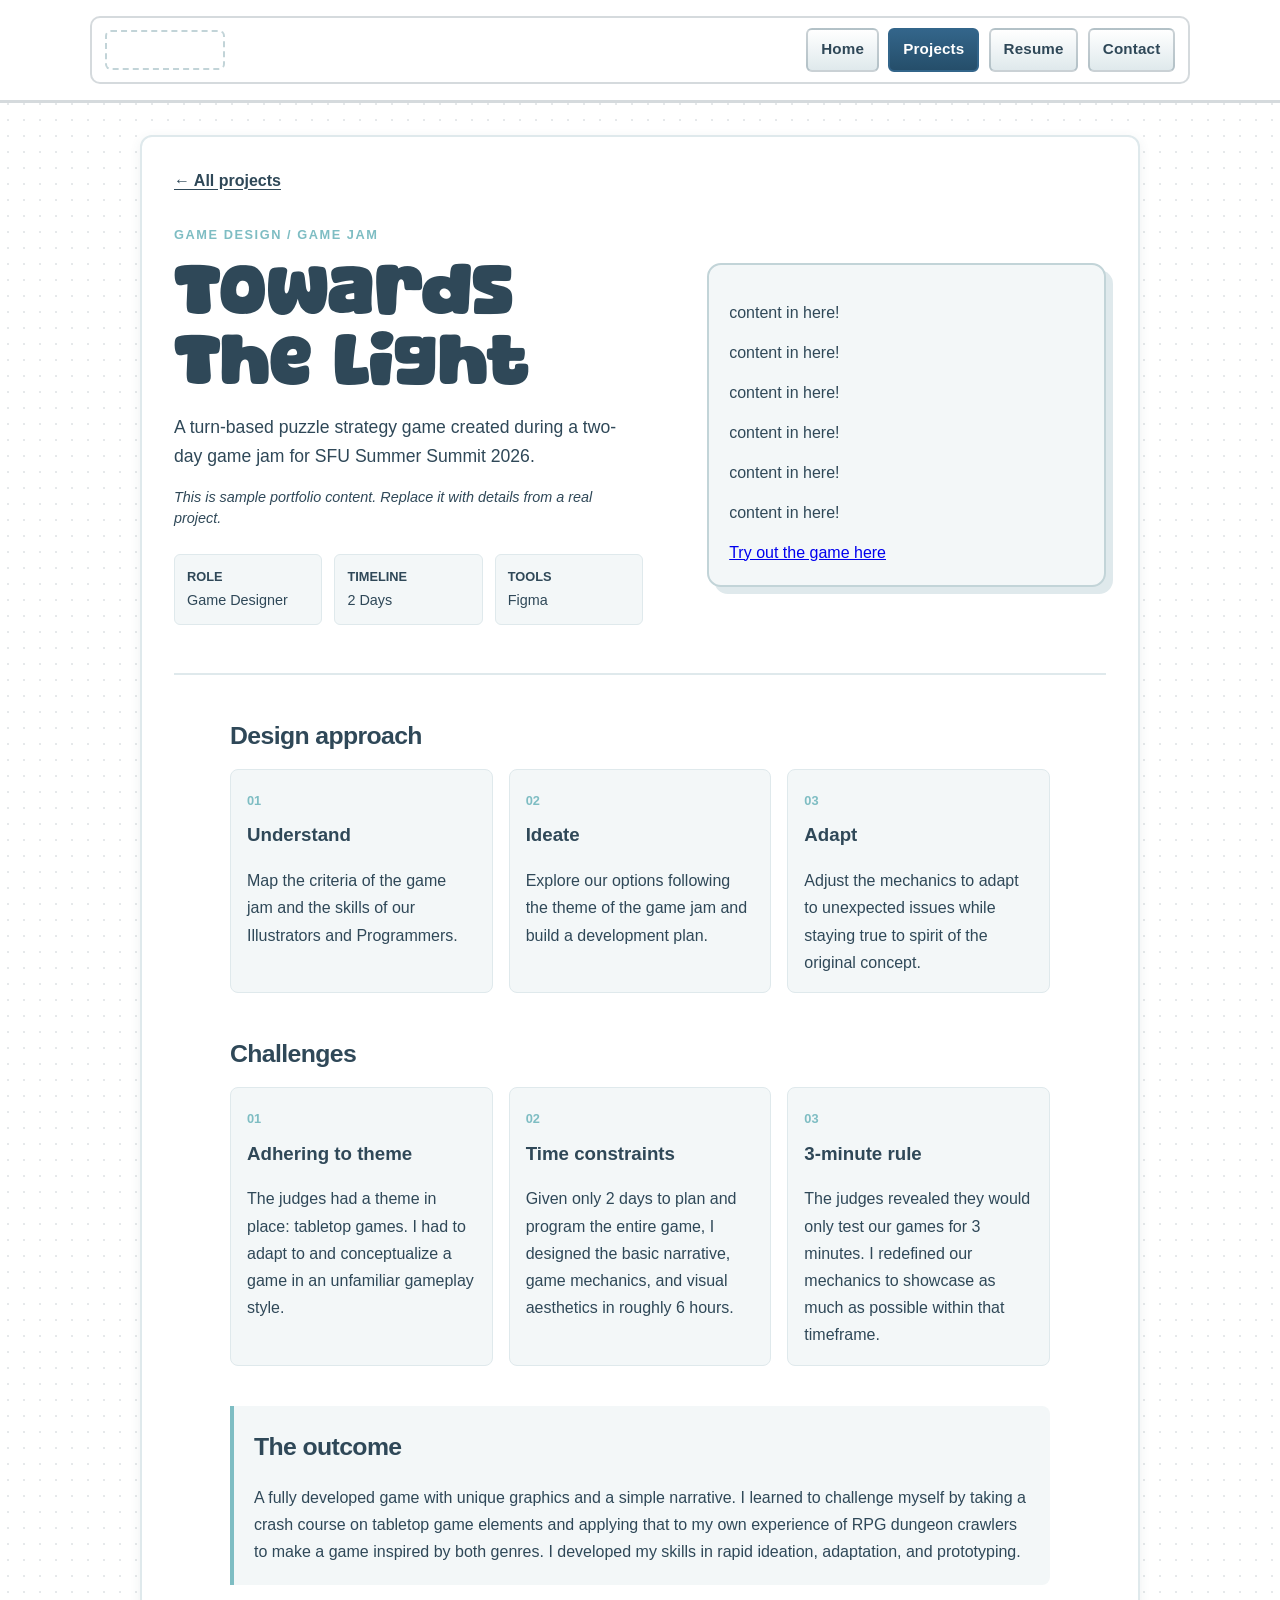
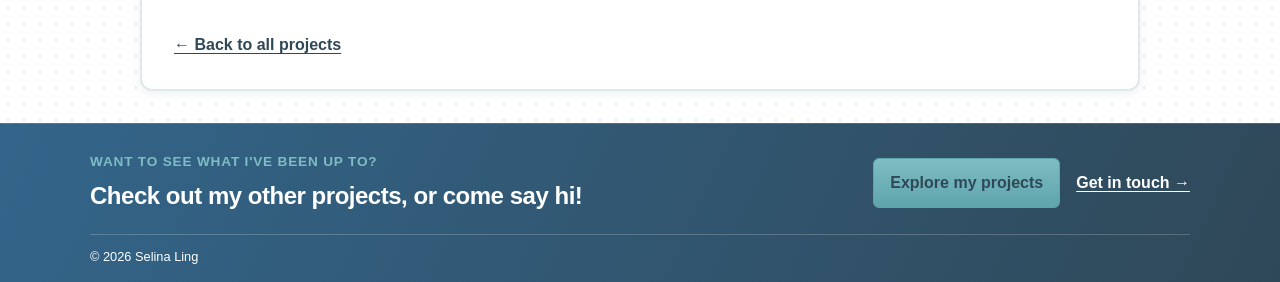
<file: projectTowardsTheLight.html>
<!DOCTYPE html>
<html lang="en">
<head>
    <meta charset="utf-8">
    <meta name="viewport" content="width=device-width, initial-scale=1">
    <title>Towards The Light | Selina Ling Portfolio</title>
    <link href="css/styles.css" rel="stylesheet">
    <link href="css/loadFonts.css" rel="stylesheet">
</head>
<body>
    <header class="site-header">
        <nav class="site-nav" aria-label="Main navigation">
            <div class="nav-logo" aria-hidden="true"></div>
            <div class="nav-links">
                <a href="index.html">Home</a>
                <a href="projects.html" aria-current="page">Projects</a>
                <a href="resume.html">Resume</a>
                <a href="contact.html">Contact</a>
            </div>
        </nav>
    </header>
    <main class="page-content case-study">
        <a class="case-study__back" href="projects.html"><span aria-hidden="true">&larr;</span> All projects</a>
        <section class="case-study__hero" aria-labelledby="case-study-title">
            <div class="case-study__intro">
                <p class="case-study__eyebrow">Game Design / Game Jam</p>
                <h1 id="case-study-title">Towards The Light</h1>
                <p class="case-study__lead">A turn-based puzzle strategy game created during a two-day game jam for SFU Summer Summit 2026.</p>
                <p class="case-study__note">This is sample portfolio content. Replace it with details from a real project.</p>
                <dl class="case-study__meta">
                    <div>
                        <dt>Role</dt>
                        <dd>Game Designer</dd>
                    </div>
                    <div>
                        <dt>Timeline</dt>
                        <dd>2 Days</dd>
                    </div>
                    <div>
                        <dt>Tools</dt>
                        <dd>Figma</dd>
                    </div>
                </dl>
            </div>
            <aside class="case-study-preview" aria-label="Illustrative meal-planning app screen">
                <p>content in here!</p>
                <p>content in here!</p>
                <p>content in here!</p>
                <p>content in here!</p>
                <p>content in here!</p>
                <p>content in here!</p>
                <a href="https://quarc.itch.io/ttl" >Try out the game here</a>
            </aside>
        </section>

        <section class="case-study__section" aria-labelledby="case-study-approach">
            <h2 id="case-study-approach">Design approach</h2>
            <div class="case-study-steps">
                <article>
                    <span>01</span>
                    <h3>Understand</h3>
                    <p>Map the criteria of the game jam and the skills of our Illustrators and Programmers.</p>
                </article>
                <article>
                    <span>02</span>
                    <h3>Ideate</h3>
                    <p>Explore our options following the theme of the game jam and build a development plan.</p>
                </article>
                <article>
                    <span>03</span>
                    <h3>Adapt</h3>
                    <p>Adjust the mechanics to adapt to unexpected issues while staying true to spirit of the original concept.</p>
                </article>
            </div>
        </section>

        <section class="case-study__section" aria-labelledby="case-study-challenges">
            <h2 id="case-study-challenges">Challenges</h2>
            <div class="case-study-challenges">
                <article>
                    <span>01</span>
                    <h3>Adhering to theme</h3>
                    <p>The judges had a theme in place: tabletop games. I had to adapt to and conceptualize a game in an unfamiliar gameplay style.</p>
                </article>
                <article>
                    <span>02</span>
                    <h3>Time constraints</h3>
                    <p>Given only 2 days to plan and program the entire game, I designed the basic narrative, game mechanics, and visual aesthetics in roughly 6 hours.</p>
                </article>
                <article>
                    <span>03</span>
                    <h3>3-minute rule</h3>
                    <p>The judges revealed they would only test our games for 3 minutes. I redefined our mechanics to showcase as much as possible within that timeframe.</p>
                </article>
            </div>
        </section>

        <section class="case-study__section case-study__outcome" aria-labelledby="case-study-outcome">
            <h2 id="case-study-outcome">The outcome</h2>
            <p>A fully developed game with unique graphics and a simple narrative. I learned to challenge myself by taking a crash course on tabletop game elements and applying that to my own experience of RPG dungeon crawlers to make a game inspired by both genres. I developed my skills in rapid ideation, adaptation, and prototyping.</p>
        </section>

        <a class="case-study__back case-study__back--bottom" href="projects.html"><span aria-hidden="true">&larr;</span> Back to all projects</a>
    </main>
    <footer class="site-footer">
        <div class="site-footer__inner">
            <div>
                <p class="site-footer__eyebrow">Want to see what I've been up to?</p>
                <h2>Check out my other projects, or come say hi!</h2>
            </div>
            <div class="site-footer__actions">
                <a class="site-footer__projects" href="projects.html">Explore my projects</a>
                <a class="site-footer__contact" href="contact.html">Get in touch <span aria-hidden="true">&rarr;</span></a>
            </div>
        </div>
        <p class="site-footer__copyright">&copy; 2026 Selina Ling</p>
    </footer>
</body>
</html>
</file>
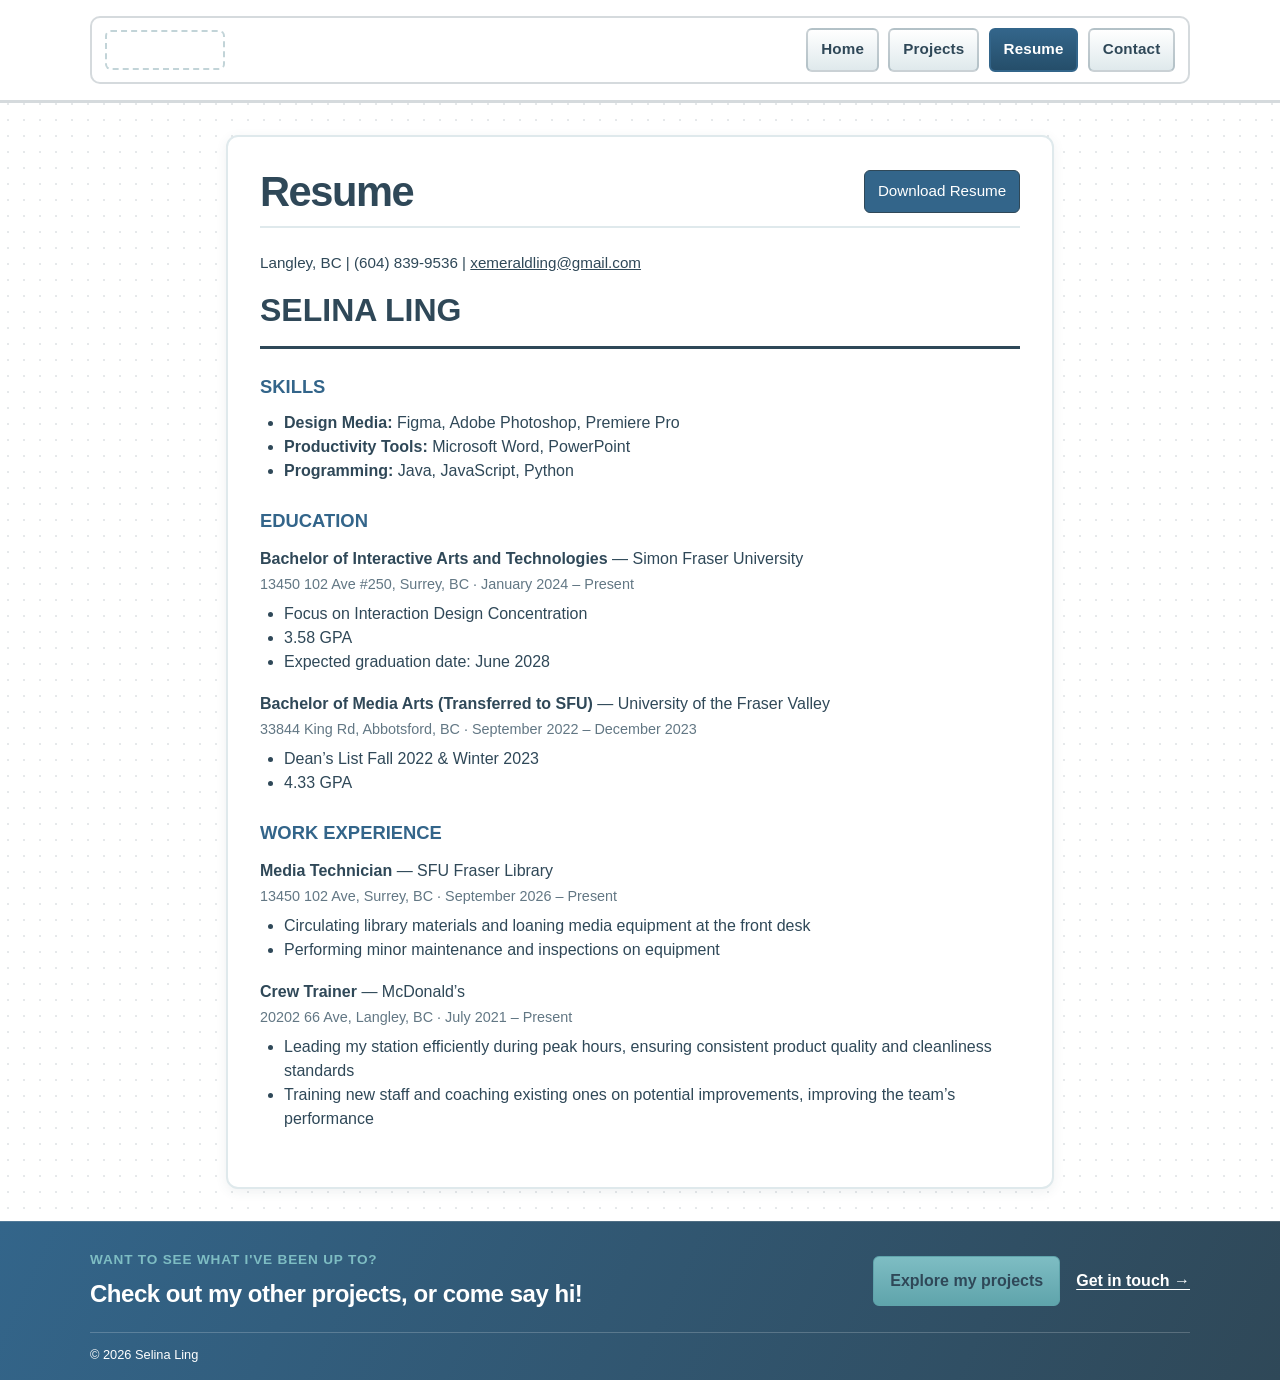
<file: resume.html>
<!DOCTYPE html>
<html lang="en">
<head>
    <meta charset="utf-8">
    <meta name="viewport" content="width=device-width, initial-scale=1">
    <title>Resume | Selina Ling Portfolio</title>
    <link href="css/styles.css" rel="stylesheet">
    <link href="css/loadFonts.css" rel="stylesheet">
</head>
<body>
    <header class="site-header">
        <nav class="site-nav" aria-label="Main navigation">
            <div class="nav-logo" aria-hidden="true"></div>
            <div class="nav-links">
                <a href="index.html">Home</a>
                <a href="projects.html">Projects</a>
                <a href="resume.html" aria-current="page">Resume</a>
                <a href="contact.html">Contact</a>
            </div>
        </nav>
    </header>
    <main class="page-content">
        <div class="page-title-row">
            <h1>Resume</h1>
            <a class="resume-download" href="src/SelinaLingResume2026.pdf" download>Download Resume</a>
        </div>
        <section class="resume-content" aria-labelledby="resume-name">
            <header class="resume-header">
                <p class="resume-contact">Langley, BC <span aria-hidden="true">|</span> (604) 839-9536 <span aria-hidden="true">|</span> <a href="mailto:xemeraldling@gmail.com">xemeraldling@gmail.com</a></p>
                <h2 id="resume-name">Selina Ling</h2>
            </header>

            <section class="resume-section" aria-labelledby="resume-skills">
                <h3 id="resume-skills">Skills</h3>
                <ul>
                    <li><strong>Design Media:</strong> Figma, Adobe Photoshop, Premiere Pro</li>
                    <li><strong>Productivity Tools:</strong> Microsoft Word, PowerPoint</li>
                    <li><strong>Programming:</strong> Java, JavaScript, Python</li>
                </ul>
            </section>

            <section class="resume-section" aria-labelledby="resume-education">
                <h3 id="resume-education">Education</h3>
                <article class="resume-entry">
                    <h4>Bachelor of Interactive Arts and Technologies <span>— Simon Fraser University</span></h4>
                    <p class="resume-entry__meta">13450 102 Ave #250, Surrey, BC <span aria-hidden="true">·</span> January 2024 – Present</p>
                    <ul>
                        <li>Focus on Interaction Design Concentration</li>
                        <li>3.58 GPA</li>
                        <li>Expected graduation date: June 2028</li>
                    </ul>
                </article>
                <article class="resume-entry">
                    <h4>Bachelor of Media Arts (Transferred to SFU) <span>— University of the Fraser Valley</span></h4>
                    <p class="resume-entry__meta">33844 King Rd, Abbotsford, BC <span aria-hidden="true">·</span> September 2022 – December 2023</p>
                    <ul>
                        <li>Dean’s List Fall 2022 &amp; Winter 2023</li>
                        <li>4.33 GPA</li>
                    </ul>
                </article>
            </section>

            <section class="resume-section" aria-labelledby="resume-experience">
                <h3 id="resume-experience">Work Experience</h3>
                <article class="resume-entry">
                    <h4>Media Technician <span>— SFU Fraser Library</span></h4>
                    <p class="resume-entry__meta">13450 102 Ave, Surrey, BC <span aria-hidden="true">·</span> September 2026 – Present</p>
                    <ul>
                        <li>Circulating library materials and loaning media equipment at the front desk</li>
                        <li>Performing minor maintenance and inspections on equipment</li>
                    </ul>
                </article>
                <article class="resume-entry">
                    <h4>Crew Trainer <span>— McDonald’s</span></h4>
                    <p class="resume-entry__meta">20202 66 Ave, Langley, BC <span aria-hidden="true">·</span> July 2021 – Present</p>
                    <ul>
                        <li>Leading my station efficiently during peak hours, ensuring consistent product quality and cleanliness standards</li>
                        <li>Training new staff and coaching existing ones on potential improvements, improving the team’s performance</li>
                    </ul>
                </article>
            </section>
        </section>
    </main>
    <footer class="site-footer">
        <div class="site-footer__inner">
            <div>
                <p class="site-footer__eyebrow">Want to see what I've been up to?</p>
                <h2>Check out my other projects, or come say hi!</h2>
            </div>
            <div class="site-footer__actions">
                <a class="site-footer__projects" href="projects.html">Explore my projects</a>
                <a class="site-footer__contact" href="contact.html">Get in touch <span aria-hidden="true">&rarr;</span></a>
            </div>
        </div>
        <p class="site-footer__copyright">&copy; 2026 Selina Ling</p>
    </footer>
</body>
</html>
</file>
<file: css/styles.css>
* {
    box-sizing: border-box;
}

:root {
    --blue: #33658A;
    --blue-dark: #254e6a;
    --blue-light: #e8f0f5;
    --charcoal: #2F4858;
    --charcoal-rgb: 47, 72, 88;
    --charcoal-dark: #1f2d39;
    --teal: #7EBDC3;
    --teal-dark: #5fa4ab;
    --teal-deep: #3f747a;
    --white: #ffffff;
    --white-rgb: 255, 255, 255;

    --ink: var(--charcoal);
    --body-text: var(--charcoal);
    --muted: #627784;
    --canvas: var(--white);
    --surface: var(--white);
    --surface-soft: #f3f7f8;
    --line: #dfe9ec;
    --line-strong: #c2d4d8;
    --project-card-border: #d3dfe2;
}

body {
    display: flex;
    flex-direction: column;
    min-height: 100vh;
    margin: 0;
    color: var(--ink);
    font-family: Arial, Helvetica, sans-serif;
    line-height: 1.5;
    background-color: var(--canvas);
    background-image: radial-gradient(rgba(var(--charcoal-rgb), 0.12) 1px, transparent 1px);
    background-size: 16px 16px;
}

a:focus-visible {
    outline: 2px solid var(--charcoal);
    outline-offset: 3px;
}

.site-footer a:focus-visible {
    outline-color: var(--teal);
}

.site-header {
    width: 100%;
    padding: 1rem 2rem;
    background-color: var(--white);
    border-bottom: 3px solid rgba(var(--charcoal-rgb), 0.2);
}

.site-nav {
    display: flex;
    justify-content: space-between;
    align-items: center;
    max-width: 1100px;
    margin: 0 auto;
    padding: 0.6rem 0.8rem;
    background-color: var(--white);
    border: 2px solid rgba(var(--charcoal-rgb), 0.2);
    border-radius: 10px;
    box-shadow: none;
}

.nav-logo {
    flex: 0 0 120px;
    height: 40px;
    background-color: var(--surface);
    border: 2px dashed var(--line-strong);
    border-radius: 6px;
}

.nav-links {
    display: flex;
    align-items: center;
    gap: 0.6rem;
}

.site-nav a {
    padding: 0.55rem 0.8rem;
    color: var(--charcoal);
    background: linear-gradient(to bottom, var(--white), var(--line));
    border: 2px solid rgba(var(--charcoal-rgb), 0.25);
    border-radius: 6px;
    font-size: 0.95rem;
    font-weight: 600;
    letter-spacing: 0.01em;
    text-decoration: none;
}

.site-nav a[aria-current="page"] {
    color: var(--white);
    background: linear-gradient(to bottom, var(--blue), var(--blue-dark));
    border-color: var(--blue);
}

.site-nav a:hover,
.site-nav a:focus-visible {
    color: var(--white);
    background: linear-gradient(to bottom, var(--teal-dark), var(--teal-deep));
    border-color: var(--teal);
}

.page-content {
    flex: 1;
    max-width: 1000px;
    min-height: 260px;
    margin: 2rem auto;
    padding: 2rem;
    background-color: var(--surface);
    border: 2px solid var(--line);
    border-radius: 12px;
    box-shadow: 0 3px 12px rgba(var(--charcoal-rgb), 0.08);
}

.site-footer {
    width: 100%;
    padding: 1.75rem 2rem 1rem;
    background: linear-gradient(115deg, var(--blue), var(--charcoal));
    border-top: 1px solid rgba(var(--white-rgb), 0.15);
}

.site-footer__inner {
    display: flex;
    align-items: center;
    justify-content: space-between;
    gap: 1.5rem;
    max-width: 1100px;
    margin: 0 auto;
}

.site-footer__eyebrow {
    margin: 0 0 0.35rem;
    color: var(--teal);
    font-size: 0.85rem;
    font-weight: 700;
    letter-spacing: 0.06em;
    text-transform: uppercase;
}

.site-footer__inner h2 {
    margin: 0;
    color: var(--white);
    font-size: 1.5rem;
    letter-spacing: -0.02em;
}

.site-footer__actions {
    display: flex;
    flex-wrap: wrap;
    align-items: center;
    gap: 1rem;
}

.site-footer__projects {
    display: inline-flex;
    padding: 0.75rem 1rem;
    color: var(--charcoal);
    background: linear-gradient(to bottom, var(--teal), var(--teal-dark));
    border: 1px solid var(--teal-dark);
    border-radius: 6px;
    font-weight: 700;
    text-decoration: none;
}

.site-footer__projects:hover,
.site-footer__projects:focus-visible {
    color: var(--white);
    background: linear-gradient(to bottom, var(--teal-dark), var(--teal-deep));
}

.site-footer__contact {
    flex: 0 0 auto;
    padding: 0;
    color: var(--white);
    font-weight: 700;
    text-underline-offset: 0.2em;
}

.site-footer__contact:hover,
.site-footer__contact:focus-visible {
    color: var(--teal);
}

.site-footer__copyright {
    max-width: 1100px;
    margin: 1.25rem auto 0;
    padding-top: 0.75rem;
    color: var(--white);
    border-top: 1px solid rgba(var(--white-rgb), 0.2);
    font-size: 0.8rem;
}

.page-content h1 {
    margin-top: 0;
    padding-bottom: 0.7rem;
    color: var(--charcoal);
    border-bottom: 2px solid var(--line);
    font-size: clamp(2rem, 4vw, 2.6rem);
    font-weight: 700;
    letter-spacing: -0.035em;
    line-height: 1.1;
}

.home-page {
    max-width: 1100px;
    padding: clamp(1.5rem, 5vw, 4rem);
}

.home-hero {
    display: grid;
    grid-template-columns: minmax(0, 1.2fr) minmax(260px, 0.8fr);
    align-items: center;
    gap: clamp(2rem, 6vw, 5rem);
    min-height: 430px;
}

.home-eyebrow {
    margin: 0 0 1rem;
    color: var(--teal);
    font-size: 0.85rem;
    font-weight: 700;
    letter-spacing: 0.12em;
    text-transform: uppercase;
}

.home-hero h1 {
    max-width: 650px;
    margin: 0;
    padding: 0;
    color: var(--ink);
    border: 0;
    font-family: "Mocha Squishy", Georgia, serif;
    font-size: clamp(2.5rem, 5vw, 4.5rem);
    font-weight: 400;
    letter-spacing: -0.025em;
    line-height: 1.08;
}

.home-lede {
    max-width: 590px;
    margin: 1.4rem 0 0;
    color: var(--body-text);
    font-size: 1.1rem;
    line-height: 1.7;
}

.home-tools {
    margin: 1rem 0 0;
    color: var(--muted);
    line-height: 1.6;
}

.home-actions {
    display: flex;
    flex-wrap: wrap;
    align-items: center;
    gap: 1rem 1.5rem;
    margin-top: 1.75rem;
}

.home-button {
    display: inline-flex;
    padding: 0.75rem 1rem;
    color: var(--charcoal);
    background: linear-gradient(to bottom, var(--teal), var(--teal-dark));
    border: 1px solid var(--teal-dark);
    border-radius: 6px;
    font-weight: 700;
    text-decoration: none;
}

.home-button:hover,
.home-button:focus-visible {
    color: var(--white);
    background: linear-gradient(to bottom, var(--teal-dark), var(--teal-deep));
}

.home-text-link {
    color: var(--charcoal);
    font-weight: 700;
    text-decoration: underline;
    text-underline-offset: 0.2em;
}

.home-text-link:hover,
.home-text-link:focus-visible {
    color: var(--teal);
}

.home-visual {
    position: relative;
    overflow: hidden;
    min-height: 340px;
    padding: 1.5rem;
    background-color: var(--surface-soft);
    border: 2px solid var(--line-strong);
    border-radius: 14px;
    box-shadow: 8px 8px 0 var(--line);
}

.home-visual__header {
    display: flex;
    justify-content: space-between;
    color: var(--charcoal);
    font-size: 0.75rem;
    font-weight: 700;
    letter-spacing: 0.1em;
}

.home-visual__title {
    position: relative;
    z-index: 1;
    margin: 2rem 0;
    color: var(--ink);
    font-family: "Mocha Squishy", Georgia, serif;
    font-size: clamp(1.8rem, 3vw, 2.5rem);
    line-height: 1.15;
}

.home-steps {
    position: relative;
    z-index: 1;
    display: grid;
    gap: 0.75rem;
    margin: 0;
    padding: 0;
    list-style: none;
}

.home-steps li {
    display: flex;
    align-items: center;
    gap: 0.75rem;
    padding: 0.7rem;
    color: var(--ink);
    background-color: var(--surface);
    border: 1px solid var(--line);
    border-radius: 6px;
}

.home-steps span {
    color: var(--teal);
    font-size: 0.8rem;
    font-weight: 700;
}

.home-visual__spark {
    position: absolute;
    top: 4.2rem;
    right: 1.5rem;
    width: 6rem;
    height: 6rem;
    background-color: var(--teal);
    border-radius: 50%;
    opacity: 0.16;
}

.page-title-row {
    display: flex;
    align-items: center;
    justify-content: space-between;
    gap: 1rem;
    margin-bottom: 1.5rem;
    padding-bottom: 0.7rem;
    border-bottom: 2px solid var(--line);
}

.page-title-row h1 {
    margin: 0;
    padding: 0;
    border: 0;
}

.resume-download {
    display: inline-flex;
    align-items: center;
    justify-content: center;
    padding: 0.55rem 0.8rem;
    color: var(--surface);
    background-color: var(--blue);
    border: 1px solid var(--charcoal);
    border-radius: 6px;
    font-size: 0.95rem;
    text-decoration: none;
}

.resume-download:hover,
.resume-download:focus-visible {
    background: linear-gradient(to bottom, var(--teal-dark), var(--teal-deep));
    border-color: var(--teal-dark);
}

.project-timeline {
    position: relative;
    display: grid;
    gap: 1.75rem;
    margin-top: 1.5rem;
}

.project-timeline::before {
    position: absolute;
    top: 0.5rem;
    bottom: 0.5rem;
    left: 0.45rem;
    border-left: 3px dotted var(--line-strong);
    content: "";
}

.project-period {
    position: relative;
    padding-left: 2rem;
}

.project-period::before {
    position: absolute;
    top: 0.25rem;
    left: 0;
    width: 0.9rem;
    height: 0.9rem;
    background-color: var(--surface);
    border: 3px solid var(--blue);
    border-radius: 50%;
    content: "";
}

.project-period__date {
    margin: 0 0 1rem;
    color: var(--charcoal);
    font-size: 1.1rem;
}

.project-grid {
    display: grid;
    grid-template-columns: repeat(3, minmax(0, 1fr));
    gap: 1.25rem;
}

.project-card {
    display: flex;
    flex-direction: column;
    overflow: hidden;
    background-color: var(--surface-soft);
    border: 2px solid var(--project-card-border);
    border-radius: 10px;
    box-shadow: 0 2px 8px rgba(var(--charcoal-rgb), 0.08);
}

.project-card__thumbnail {
    display: grid;
    aspect-ratio: 16 / 9;
    margin: 1rem 1rem 0;
    place-items: center;
    color: var(--charcoal);
    background: linear-gradient(135deg, var(--surface-soft), var(--line));
    border: 1px solid var(--line-strong);
    border-radius: 6px;
}

.project-card__thumbnail img {
    display: block;
    width: 100%;
    height: 100%;
    object-fit: cover;
    border-radius: 5px;
}

.project-card__thumbnail span {
    padding: 0.45rem 0.75rem;
    background-color: var(--surface);
    border: 1px dashed var(--line-strong);
    border-radius: 6px;
}

.project-card__details {
    display: flex;
    flex: 1;
    flex-direction: column;
    padding: 1rem;
    font-size: 0.95rem;
}

.project-card__details h3 {
    margin: 0;
    color: var(--charcoal);
    font-size: 1.2rem;
}

.project-card__tags {
    display: flex;
    flex-wrap: wrap;
    gap: 0.35rem;
    margin: 0.6rem 0;
    padding: 0;
    list-style: none;
}

.project-card__tag {
    width: fit-content;
    padding: 0.2rem 0.55rem;
    color: var(--blue-dark);
    background-color: var(--blue-light);
    border: 1px solid var(--line-strong);
    border-radius: 999px;
}

.project-card__description {
    min-height: 3em;
    margin: 0.75rem 0;
}

.project-card__date {
    margin: auto 0 0;
    color: var(--charcoal);
    font-size: 0.9rem;
}

.project-card-link {
    display: flex;
    color: inherit;
    border-radius: 10px;
    text-decoration: none;
}

.project-card-link .project-card {
    flex: 1;
}

.case-study__back {
    display: inline-block;
    color: var(--charcoal);
    font-weight: 700;
    text-underline-offset: 0.2em;
}

.case-study__hero {
    display: grid;
    grid-template-columns: minmax(0, 1fr) minmax(280px, 0.85fr);
    align-items: center;
    gap: clamp(2rem, 5vw, 4rem);
    padding: 2rem 0 3rem;
    border-bottom: 2px solid var(--line);
}

.case-study__eyebrow {
    margin: 0 0 0.75rem;
    color: var(--teal);
    font-size: 0.8rem;
    font-weight: 700;
    letter-spacing: 0.12em;
    text-transform: uppercase;
}

.case-study__intro h1 {
    margin: 0;
    padding: 0;
    border: 0;
    font-family: "Mocha Squishy", Georgia, serif;
    font-size: clamp(2.5rem, 5vw, 4rem);
    font-weight: 400;
    letter-spacing: -0.025em;
    line-height: 1.1;
}

.case-study__lead {
    max-width: 580px;
    margin: 1rem 0;
    color: var(--body-text);
    font-size: 1.1rem;
    line-height: 1.65;
}

.case-study__note {
    color: var(--charcoal);
    font-size: 0.9rem;
    font-style: italic;
}

.case-study__meta {
    display: grid;
    grid-template-columns: repeat(3, minmax(0, 1fr));
    gap: 0.75rem;
    margin: 1.5rem 0 0;
}

.case-study__meta div {
    padding: 0.75rem;
    background-color: var(--surface-soft);
    border: 1px solid var(--line);
    border-radius: 6px;
}

.case-study__meta dt {
    color: var(--charcoal);
    font-size: 0.8rem;
    font-weight: 700;
    text-transform: uppercase;
}

.case-study__meta dd {
    margin: 0.25rem 0 0;
    color: var(--charcoal);
    font-size: 0.9rem;
}

.case-study-preview {
    padding: 1.25rem;
    background-color: var(--surface-soft);
    border: 2px solid var(--line-strong);
    border-radius: 14px;
    box-shadow: 7px 7px 0 var(--line);
}

.case-study-preview__top {
    display: flex;
    align-items: center;
    justify-content: space-between;
    color: var(--charcoal);
    font-size: 0.8rem;
    font-weight: 700;
}

.case-study-preview__greeting {
    margin: 1.5rem 0 1rem;
    color: var(--ink);
    font-family: "Mocha Squishy", Georgia, serif;
    font-size: 1.8rem;
    line-height: 1.15;
}

.case-study-preview__week {
    display: flex;
    align-items: center;
    justify-content: space-between;
    gap: 0.35rem;
}

.case-study-preview__week span {
    display: grid;
    flex: 1;
    gap: 0.2rem;
    justify-items: center;
    padding: 0.5rem 0.2rem;
    color: var(--charcoal);
    background-color: var(--surface);
    border-radius: 6px;
    font-size: 0.65rem;
}

.case-study-preview__week strong {
    font-size: 0.95rem;
}

.case-study-preview__week .is-selected {
    color: var(--surface);
    background-color: var(--teal);
}

.case-study-preview__meal {
    display: flex;
    align-items: center;
    justify-content: space-between;
    gap: 0.7rem;
    margin-top: 1rem;
    padding: 0.75rem;
    color: var(--ink);
    background-color: var(--surface);
    border-radius: 8px;
}

.case-study-preview__meal-image {
    flex: 0 0 2.8rem;
    height: 2.8rem;
    background: linear-gradient(135deg, var(--teal) 0 35%, var(--teal) 35% 65%, var(--charcoal) 65%);
    border-radius: 6px;
}

.case-study-preview__meal small {
    display: block;
    color: var(--charcoal);
    font-size: 0.65rem;
}

.case-study-preview__meal strong {
    display: block;
    font-size: 0.85rem;
}

.case-study-preview__list {
    display: flex;
    align-items: center;
    justify-content: space-between;
    margin: 0.75rem 0 0;
    color: var(--ink);
    font-size: 0.9rem;
}

.case-study-preview__list strong {
    color: var(--teal);
}

.case-study__section {
    max-width: 820px;
    margin: 2.5rem auto;
    color: var(--charcoal);
    line-height: 1.7;
}

.case-study__section h2 {
    margin: 0 0 0.75rem;
    color: var(--charcoal);
    font-size: 1.55rem;
    font-weight: 700;
    letter-spacing: -0.025em;
}

.case-study-steps,
.case-study-challenges {
    display: grid;
    grid-template-columns: repeat(3, minmax(0, 1fr));
    gap: 1rem;
}

.case-study-steps article,
.case-study-challenges article {
    padding: 1rem;
    background-color: var(--surface-soft);
    border: 1px solid var(--line);
    border-radius: 8px;
}

.case-study-steps article > span,
.case-study-challenges article > span {
    color: var(--teal);
    font-size: 0.8rem;
    font-weight: 700;
}

.case-study-steps h3,
.case-study-challenges h3 {
    margin: 0.4rem 0;
    color: var(--ink);
}

.case-study-steps p,
.case-study__section p {
    margin-bottom: 0;
}

.case-study__outcome {
    padding: 1.25rem;
    background-color: var(--surface-soft);
    border-left: 4px solid var(--teal);
    border-radius: 0 8px 8px 0;
}

.case-study__back--bottom {
    margin-top: 0.5rem;
}

.resume-content {
    max-width: 760px;
    margin: 0 auto;
    color: var(--charcoal);
}

.resume-header {
    margin-bottom: 1.5rem;
    padding-bottom: 0.75rem;
    border-bottom: 3px solid var(--charcoal);
}

.resume-contact {
    margin: 0 0 0.75rem;
    color: var(--charcoal);
    font-size: 0.95rem;
}

.resume-contact a {
    color: inherit;
}

.resume-header h2 {
    margin: 0;
    color: var(--charcoal);
    font-size: 2rem;
    text-transform: uppercase;
}

.resume-section {
    margin: 1.5rem 0;
}

.resume-section h3 {
    margin: 0 0 0.6rem;
    color: var(--blue);
    font-size: 1.15rem;
    text-transform: uppercase;
}

.resume-section ul {
    margin: 0.4rem 0 0.9rem;
    padding-left: 1.5rem;
}

.resume-entry {
    margin: 0 0 1.1rem;
}

.resume-entry h4 {
    margin: 0.8rem 0 0.2rem;
    font-size: 1rem;
}

.resume-entry h4 span {
    font-weight: 400;
}

.resume-entry__meta {
    margin: 0.2rem 0;
    color: var(--muted);
    font-size: 0.9rem;
}

.contact-grid {
    display: grid;
    grid-template-columns: minmax(0, 1fr);
    gap: 1.25rem;
    max-width: 700px;
}

.contact-card {
    padding: 1.25rem;
    background-color: var(--surface-soft);
    border: 2px solid var(--line);
    border-radius: 10px;
}

.contact-card h2 {
    margin: 0 0 0.8rem;
    color: var(--charcoal);
}

.contact-card a {
    color: var(--charcoal);
}

@media (max-width: 600px) {
    .site-header {
        padding: 1rem 0.75rem;
    }

    .site-footer {
        padding: 1.5rem 1rem 1rem;
    }

    .site-footer__inner {
        align-items: flex-start;
        flex-direction: column;
    }

    .site-nav {
        gap: 0.5rem;
        padding: 0.5rem;
    }

    .nav-logo {
        flex-basis: 52px;
    }

    .nav-links {
        flex-wrap: wrap;
        justify-content: flex-end;
        gap: 0.35rem;
    }

    .site-nav a {
        padding: 0.4rem 0.5rem;
        font-size: 0.85rem;
    }

    .page-content {
        min-height: 220px;
        margin: 1.25rem 0.75rem;
        padding: 1.25rem;
    }

    .home-hero {
        grid-template-columns: 1fr;
        gap: 2rem;
        min-height: auto;
    }

    .home-visual {
        min-height: 300px;
    }

    .case-study__hero,
    .case-study__meta,
    .case-study-steps,
    .case-study-challenges {
        grid-template-columns: 1fr;
    }

    .project-grid {
        grid-template-columns: 1fr;
    }

}

@media (min-width: 601px) and (max-width: 850px) {
    .home-hero {
        grid-template-columns: minmax(0, 1fr) minmax(230px, 0.8fr);
        gap: 2rem;
    }

    .project-grid {
        grid-template-columns: repeat(2, minmax(0, 1fr));
    }

    .case-study__hero,
    .case-study-steps,
    .case-study-challenges {
        grid-template-columns: 1fr;
    }

    .case-study-preview {
        width: min(100%, 520px);
    }
}
</file>
<file: css/loadFonts.css>
@font-face {
    font-family: "Mocha Squishy";
    src: url("../fonts/Mocha_Squishy.otf") format("opentype");
    font-display: swap;
}
</file>
